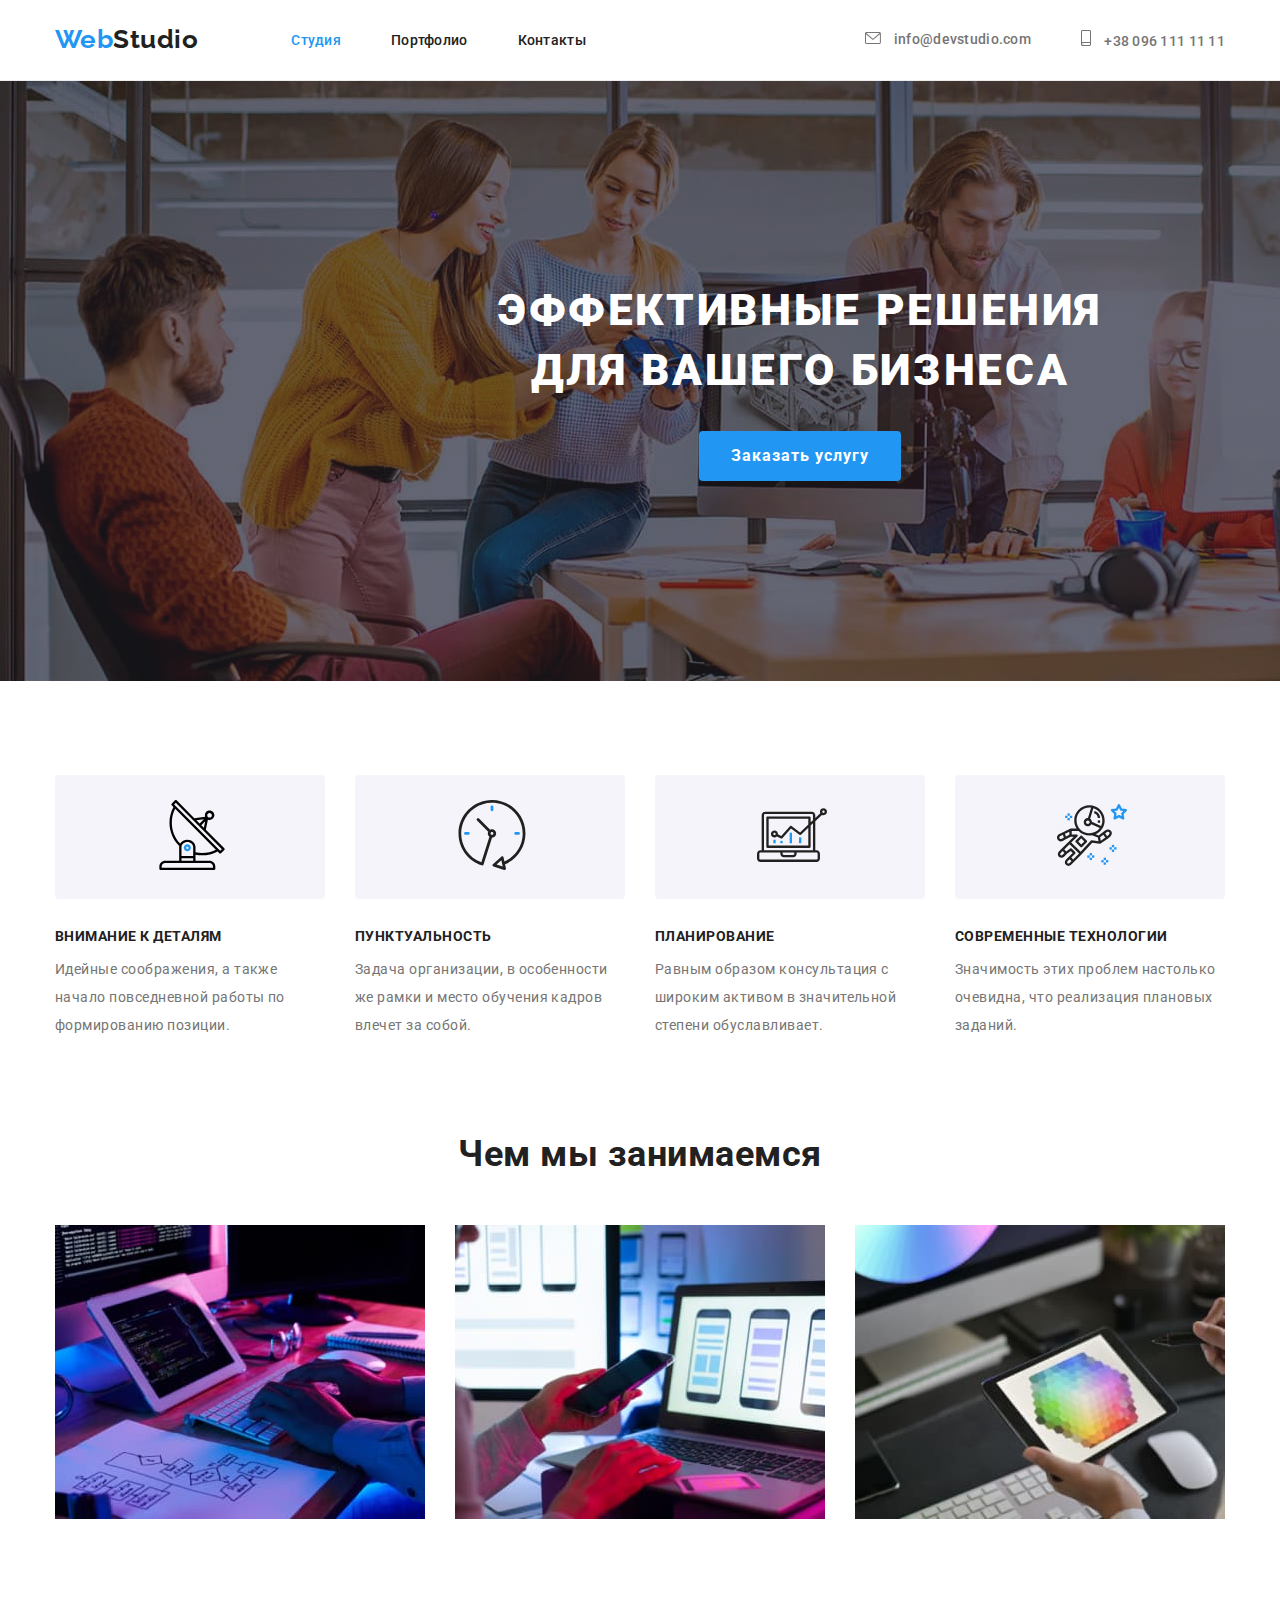
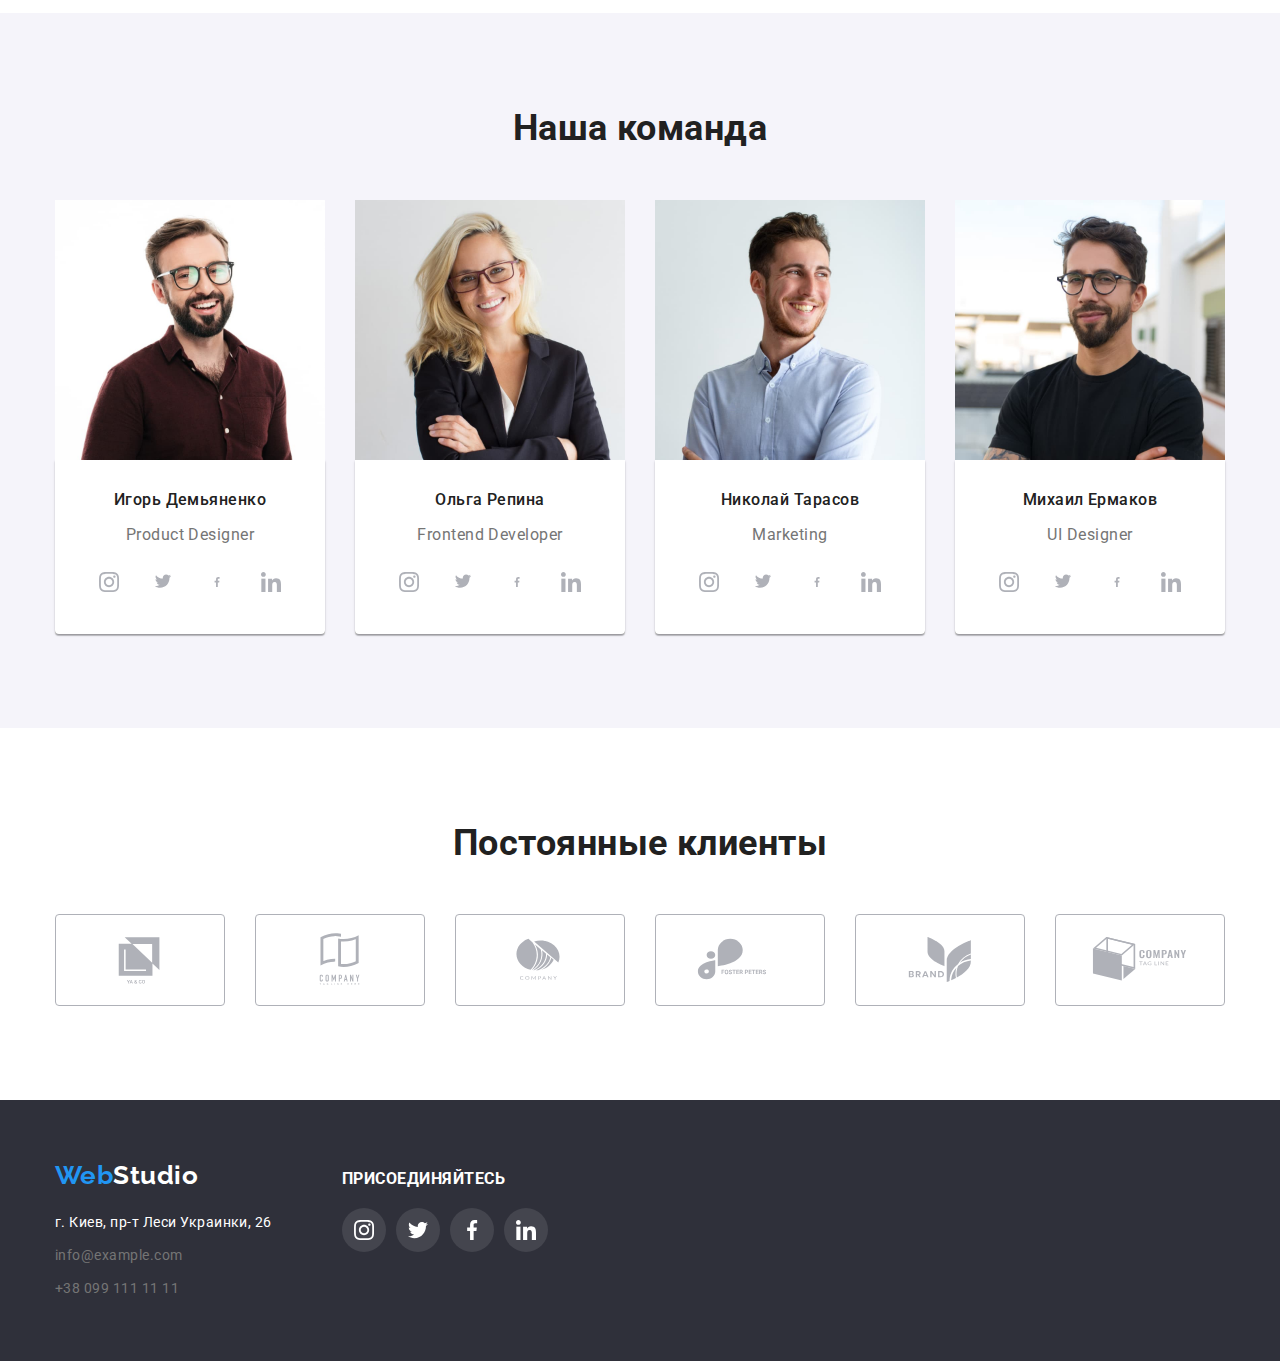
<file: index.html>
<!DOCTYPE html>
<html lang="ru">
  <head>
    <meta charset="UTF-8" />
    <meta http-equiv="X-UA-Compatible" content="IE=edge" />
    <meta name="viewport" content="width=device-width, initial-scale=1.0" />
    <title>Студия</title>
    <link rel="preconnect" href="https://fonts.googleapis.com" />
    <link rel="preconnect" href="https://fonts.gstatic.com" crossorigin />
    <link
      href="https://fonts.googleapis.com/css2?family=Raleway:wght@700&family=Roboto:wght@400;500;700;900&display=swap"
      rel="stylesheet"
    />
    <link
      rel="stylesheet"
      href="https://cdn.jsdelivr.net/npm/modern-normalize@1.1.0/modern-normalize.min.css"
    />
    <link rel="stylesheet" href="./css/styles.css" />
  </head>
  <body class="page">
    <!-- Шапка -->
    <header class="page-header">
      <div class="container header-content">
        <a lang="en" href="./index.html" class="logo"
          >Web<span class="logo-header">Studio</span></a
        >
        <nav class="main-nav">
          <ul class="site-nav">
            <li class="item">
              <a href="./index.html" class="link current">Студия</a>
            </li>
            <li class="item">
              <a href="./portfolio.html" class="link">Портфолио</a>
            </li>
            <li class="item"><a href="" class="link">Контакты</a></li>
          </ul>
        </nav>
        <ul class="contacts list">
          <li class="item">
            <a href="mailto:info@devstudio.com" class="contacts-header">
              <svg class="contacts-header-svg" width="16" height="12">
                <use
                  href="./images/svg/symbol-defs.svg#icon-envelope-hover-1"
                ></use>
              </svg>
              info@devstudio.com</a
            >
          </li>
          <li class="item contacts-link">
            <a href="tel:+380961111111" class="contacts-header">
              <svg class="contacts-header-svg" width="10" height="16">
                <use href="images/svg/symbol-defs.svg#icon-smartphone-1"></use>
              </svg>
              +38 096 111 11 11</a
            >
          </li>
        </ul>
      </div>
    </header>
    <main>
      <section class="section hero">
        <div class="container container-hero">
          <h1 class="hero-title">
            Эффективные решения <br />
            для вашего бизнеса
          </h1>
          <button type="button" class="button primary">Заказать услугу</button>
        </div>
      </section>
      <section class="section section-features">
        <div class="container">
          <h2 class="section-title visually-hidden">Чем мы занимаемся</h2>
          <ul class="features-list">
            <li class="features-list-item">
              <div class="features-icon">
                <svg class="features-icon-image">
                  <use href="./images/svg/symbol-defs.svg#icon-antenna-1"></use>
                </svg>
              </div>
              <h3 class="features-title">Внимание к деталям</h3>
              <p class="features-description">
                Идейные соображения, а также начало повседневной работы по
                формированию позиции.
              </p>
            </li>
            <li class="features-list-item">
              <div class="features-icon">
                <svg class="features-icon-image">
                  <use href="./images/svg/symbol-defs.svg#icon-clock-1"></use>
                </svg>
              </div>
              <h3 class="features-title">Пунктуальность</h3>
              <p class="features-description">
                Задача организации, в особенности же рамки и место обучения
                кадров влечет за собой.
              </p>
            </li>
            <li class="features-list-item">
              <div class="features-icon">
                <svg class="features-icon-image">
                  <use href="./images/svg/symbol-defs.svg#icon-diagram-1"></use>
                </svg>
              </div>
              <h3 class="features-title">Планирование</h3>
              <p class="features-description">
                Равным образом консультация с широким активом в значительной
                степени обуславливает.
              </p>
            </li>
            <li class="features-list-item">
              <div class="features-icon">
                <svg class="features-icon-image">
                  <use
                    href="./images/svg/symbol-defs.svg#icon-astronaut-1"
                  ></use>
                </svg>
              </div>
              <h3 class="features-title">Современные технологии</h3>
              <p class="features-description">
                Значимость этих проблем настолько очевидна, что реализация
                плановых заданий.
              </p>
            </li>
          </ul>
        </div>
      </section>
      <section class="section">
        <div class="container">
          <h2 class="section-title">Чем мы занимаемся</h2>
          <ul class="images-list">
            <li class="images-list-item">
              <img
                src="./images/jpeg/img.jpg"
                alt="Печать на клавиатуре"
                width="370"
                height="294"
              />
            </li>
            <li class="images-list-item">
              <img
                src="./images/jpeg/img(1).jpg"
                alt="Айфон"
                width="370"
                height="294"
              />
            </li>
            <li class="images-list-item">
              <img
                src="./images/jpeg/img(2).jpg"
                alt="Айпад"
                width="370"
                height="294"
              />
            </li>
          </ul>
        </div>
      </section>
      <section class="section section-workers">
        <div class="container">
          <h2 class="section-title">Наша команда</h2>
          <ul class="team-list">
            <li class="team-list-item">
              <img
                src="./images/jpeg/img(3).jpg"
                alt="Фото мужчины"
                width="270"
              />
              <div class="team-item">
                <h3 class="team-title">Игорь Демьяненко</h3>
                <p class="team-description">Product Designer</p>
                <ul class="socials-list">
                  <li class="socials-item">
                    <a class="socials-link" href="">
                      <svg class="socials-description" width="20" height="20">
                        <use
                          href="images/svg/symbol-defs.svg#icon-instagram-2"
                        ></use>
                      </svg>
                    </a>
                  </li>
                  <li class="socials-item">
                    <a class="socials-link" href="">
                      <svg
                        class="socials-description"
                        width="20"
                        height="16.25"
                      >
                        <use
                          href="images/svg/symbol-defs.svg#icon-twitter-1"
                        ></use>
                      </svg>
                    </a>
                  </li>
                  <li class="socials-item">
                    <a class="socials-link" href="">
                      <svg class="socials-description" width="10" height="20">
                        <use
                          href="images/svg/symbol-defs.svg#icon-facebook-1"
                        ></use>
                      </svg>
                    </a>
                  </li>
                  <li class="socials-item">
                    <a class="socials-link" href="">
                      <svg class="socials-description" width="20" height="20">
                        <use
                          href="images/svg/symbol-defs.svg#icon-linkedin-1"
                        ></use>
                      </svg>
                    </a>
                  </li>
                </ul>
              </div>
            </li>
            <li class="team-list-item">
              <img
                src="./images/jpeg/img(4).jpg"
                alt="Фото женщины"
                width="270"
                height="260"
              />
              <div class="team-item">
                <h3 class="team-title">Ольга Репина</h3>
                <p class="team-description">Frontend Developer</p>
                <ul class="socials-list">
                  <li class="socials-item">
                    <a class="socials-link" href="">
                      <svg class="socials-description" width="20" height="20">
                        <use
                          href="images/svg/symbol-defs.svg#icon-instagram-2"
                        ></use>
                      </svg>
                    </a>
                  </li>
                  <li class="socials-item">
                    <a class="socials-link" href="">
                      <svg
                        class="socials-description"
                        width="20"
                        height="16.25"
                      >
                        <use
                          href="images/svg/symbol-defs.svg#icon-twitter-1"
                        ></use>
                      </svg>
                    </a>
                  </li>
                  <li class="socials-item">
                    <a class="socials-link" href="">
                      <svg class="socials-description" width="10" height="20">
                        <use
                          href="images/svg/symbol-defs.svg#icon-facebook-1"
                        ></use>
                      </svg>
                    </a>
                  </li>
                  <li class="socials-item">
                    <a class="socials-link" href="">
                      <svg class="socials-description" width="20" height="20">
                        <use
                          href="images/svg/symbol-defs.svg#icon-linkedin-1"
                        ></use>
                      </svg>
                    </a>
                  </li>
                </ul>
              </div>
            </li>
            <li class="team-list-item">
              <img
                src="./images/jpeg/img(5).jpg"
                alt="Фото мужчины"
                width="270"
              />
              <div class="team-item">
                <h3 class="team-title">Николай Тарасов</h3>
                <p class="team-description">Marketing</p>
                <ul class="socials-list">
                  <li class="socials-item">
                    <a class="socials-link" href="">
                      <svg class="socials-description" width="20" height="20">
                        <use
                          href="images/svg/symbol-defs.svg#icon-instagram-2"
                        ></use>
                      </svg>
                    </a>
                  </li>
                  <li class="socials-item">
                    <a class="socials-link" href="">
                      <svg
                        class="socials-description"
                        width="20"
                        height="16.25"
                      >
                        <use
                          href="images/svg/symbol-defs.svg#icon-twitter-1"
                        ></use>
                      </svg>
                    </a>
                  </li>
                  <li class="socials-item">
                    <a class="socials-link" href="">
                      <svg class="socials-description" width="10" height="20">
                        <use
                          href="images/svg/symbol-defs.svg#icon-facebook-1"
                        ></use>
                      </svg>
                    </a>
                  </li>
                  <li class="socials-item">
                    <a class="socials-link" href="">
                      <svg class="socials-description" width="20" height="20">
                        <use
                          href="images/svg/symbol-defs.svg#icon-linkedin-1"
                        ></use>
                      </svg>
                    </a>
                  </li>
                </ul>
              </div>
            </li>
            <li class="team-list-item">
              <img
                src="./images/jpeg/img(6).jpg"
                alt="Фото мужчины"
                width="270"
              />
              <div class="team-item">
                <h3 class="team-title">Михаил Ермаков</h3>
                <p class="team-description">UI Designer</p>
                <ul class="socials-list">
                  <li class="socials-item">
                    <a class="socials-link" href="">
                      <svg class="socials-description" width="20" height="20">
                        <use
                          href="images/svg/symbol-defs.svg#icon-instagram-2"
                        ></use>
                      </svg>
                    </a>
                  </li>
                  <li class="socials-item">
                    <a class="socials-link" href="">
                      <svg
                        class="socials-description"
                        width="20"
                        height="16.25"
                      >
                        <use
                          href="images/svg/symbol-defs.svg#icon-twitter-1"
                        ></use>
                      </svg>
                    </a>
                  </li>
                  <li class="socials-item">
                    <a class="socials-link" href="">
                      <svg class="socials-description" width="10" height="20">
                        <use
                          href="images/svg/symbol-defs.svg#icon-facebook-1"
                        ></use>
                      </svg>
                    </a>
                  </li>
                  <li class="socials-item">
                    <a class="socials-link" href="">
                      <svg class="socials-description" width="20" height="20">
                        <use
                          href="images/svg/symbol-defs.svg#icon-linkedin-1"
                        ></use>
                      </svg>
                    </a>
                  </li>
                </ul>
              </div>
            </li>
          </ul>
        </div>
      </section>
      <section class="section section-clients">
        <div class="container">
          <h2 class="section-title">Постоянные клиенты</h2>
          <ul class="clients-list">
            <li class="clients-item">
              <svg class="clients-item-logo">
                <use href="./images/svg/symbol-defs.svg#icon-Logo"></use>
              </svg>
            </li>
            <li class="clients-item">
              <svg class="clients-item-logo">
                <use href="./images/svg/symbol-defs.svg#icon-Logo-2"></use>
              </svg>
            </li>
            <li class="clients-item">
              <svg class="clients-item-logo">
                <use href="./images/svg/symbol-defs.svg#icon-Logo-3"></use>
              </svg>
            </li>
            <li class="clients-item">
              <svg class="clients-item-logo">
                <use href="./images/svg/symbol-defs.svg#icon-Logo-4"></use>
              </svg>
            </li>
            <li class="clients-item">
              <svg class="clients-item-logo">
                <use href="./images/svg/symbol-defs.svg#icon-Logo-5"></use>
              </svg>
            </li>
            <li class="clients-item">
              <svg class="clients-item-logo">
                <use href="./images/svg/symbol-defs.svg#icon-Logo-6"></use>
              </svg>
            </li>
          </ul>
        </div>
      </section>
    </main>
    <footer class="page-footer">
      <div class="container footer-container">
        <div class="footer-adress">
          <a lang="en" href="./index.html" class="logo"
            >Web<span class="logo-footer-item">Studio</span></a
          >
          <address>
            <ul class="contacts">
              <li class="contacts-footer-item">
                <a href="" class="contacts-footer">
                  <span class="contacts-adress"
                    >г. Киев, пр-т Леси Украинки, 26</span
                  >
                </a>
              </li>
              <li class="contacts-footer-item">
                <a href="mailto:info@example.com" class="contacts-footer"
                  >info@example.com</a
                >
              </li>
              <li class="contacts-footer-item">
                <a href="tel:+380991111111" class="contacts-footer"
                  >+38 099 111 11 11</a
                >
              </li>
            </ul>
          </address>
        </div>
        <div class="footer-socials">
          <p class="footer-accession">присоединяйтесь</p>
          <ul class="acession-list">
            <li class="acession-list-item">
              <a class="footer-accession-link" href="">
                <svg class="acession-list-icon">
                  <use href="images/svg/symbol-defs.svg#icon-instagram-2"></use>
                </svg>
              </a>
            </li>
            <li class="acession-list-item">
              <a class="footer-accession-link" href="">
                <svg class="acession-list-icon">
                  <use href="images/svg/symbol-defs.svg#icon-twitter-1"></use>
                </svg>
              </a>
            </li>
            <li class="acession-list-item">
              <a class="footer-accession-link" href="">
                <svg class="acession-list-icon">
                  <use href="images/svg/symbol-defs.svg#icon-facebook-1"></use>
                </svg>
              </a>
            </li>
            <li class="acession-list-item">
              <a class="footer-accession-link" href="">
                <svg class="acession-list-icon">
                  <use href="images/svg/symbol-defs.svg#icon-linkedin-1"></use>
                </svg>
              </a>
            </li>
          </ul>
        </div>
      </div>
    </footer>
  </body>
</html>
</file>
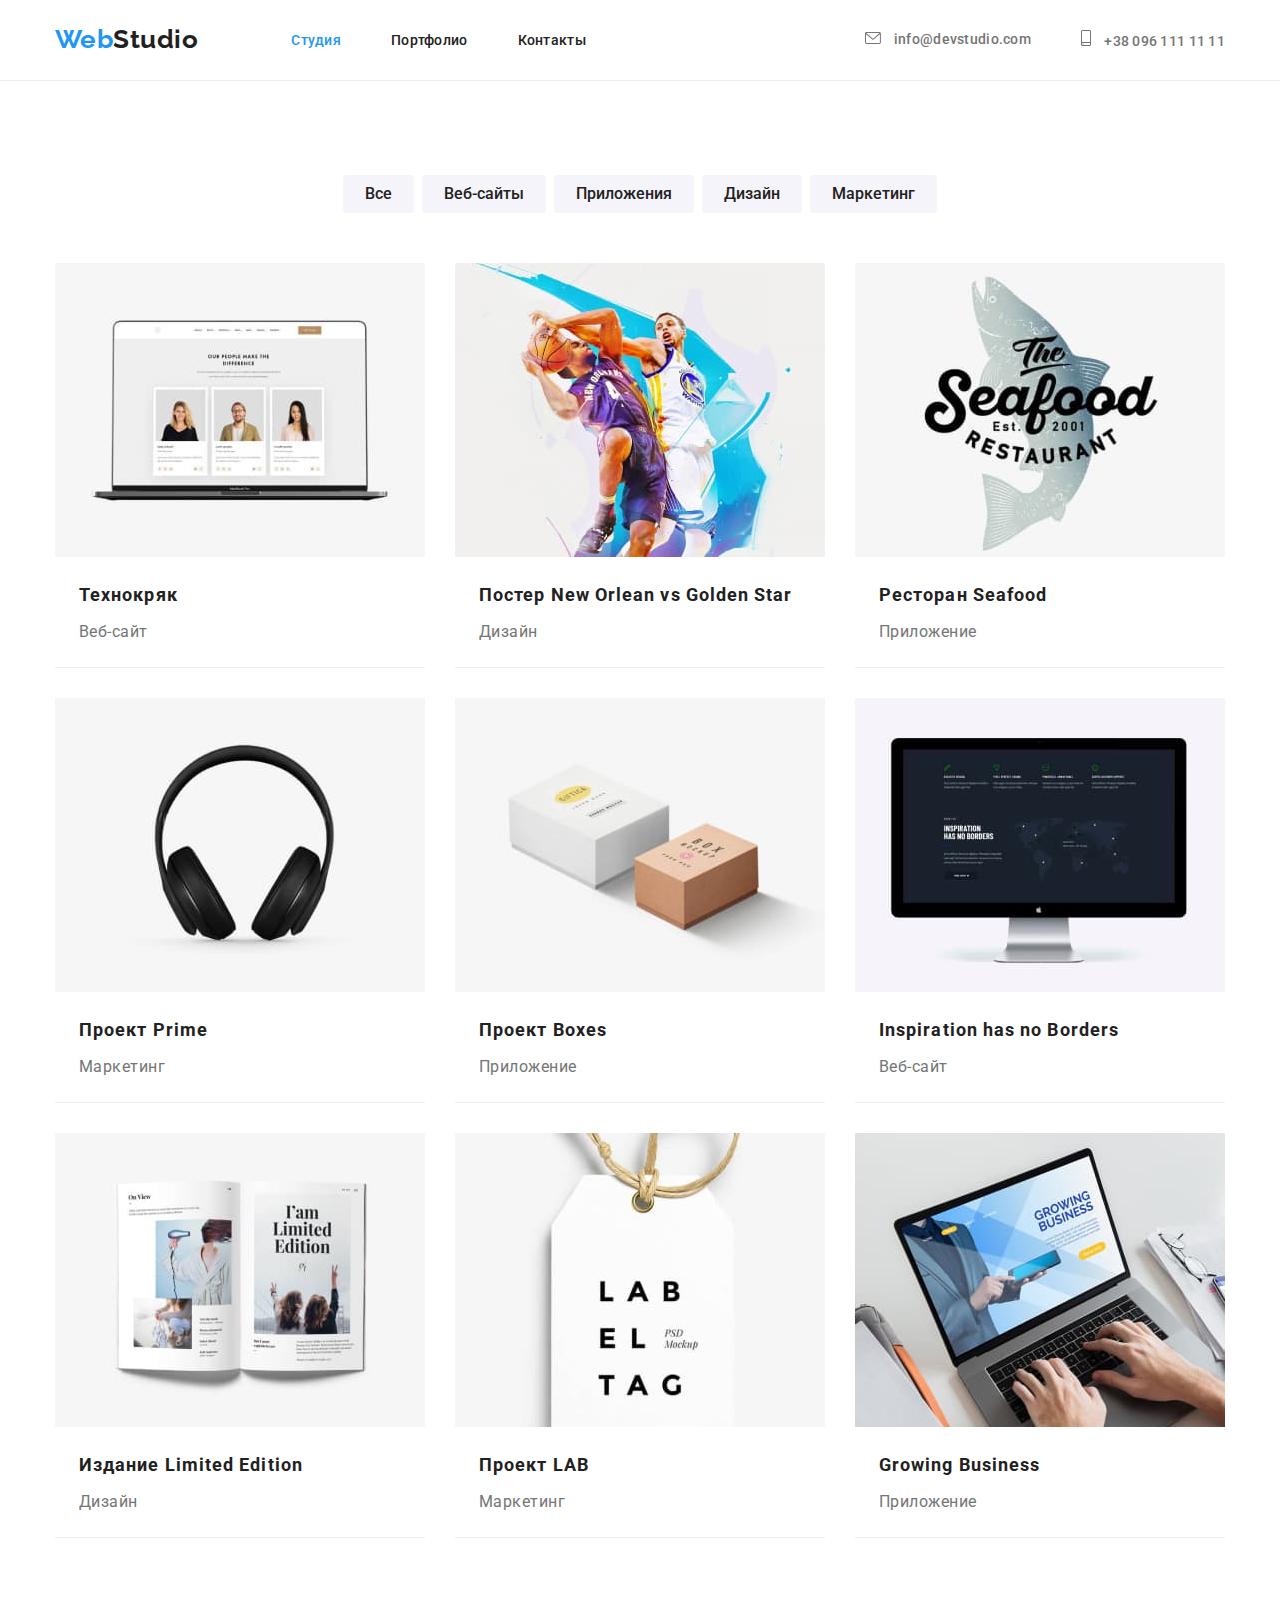
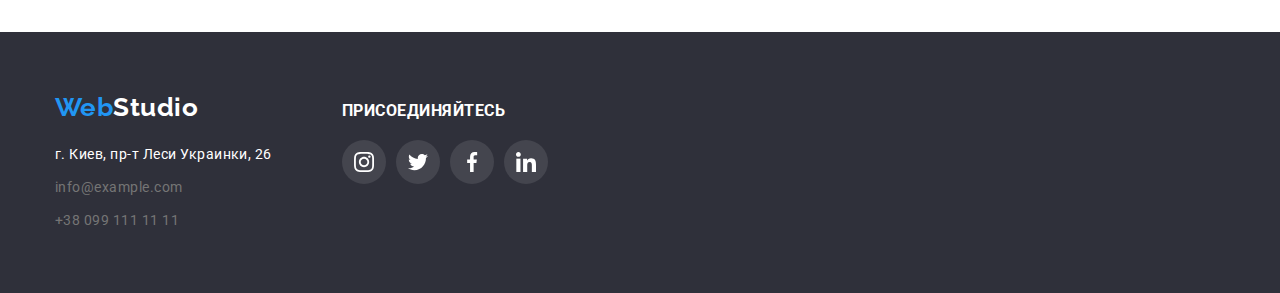
<file: portfolio.html>
<!DOCTYPE html>
<html lang="ru">
  <head>
    <meta charset="UTF-8" />
    <meta http-equiv="X-UA-Compatible" content="IE=edge" />
    <meta name="viewport" content="width=device-width, initial-scale=1.0" />
    <title>Портфолио</title>
    <link rel="preconnect" href="https://fonts.googleapis.com" />
    <link rel="preconnect" href="https://fonts.gstatic.com" crossorigin />
    <link
      href="https://fonts.googleapis.com/css2?family=Raleway:wght@700&family=Roboto:wght@400;500;700;900&display=swap"
      rel="stylesheet"
    />
    <link
      rel="stylesheet"
      href="https://cdn.jsdelivr.net/npm/modern-normalize@1.1.0/modern-normalize.min.css"
    />
    <link rel="stylesheet" href="./css/styles.css" />
  </head>

  <body class="page">
    <!-- Шапка -->
    <header class="page-header">
      <div class="container header-content">
        <a lang="en" href="./index.html" class="logo"
          >Web<span class="logo-header">Studio</span></a
        >
        <nav class="main-nav">
          <ul class="site-nav">
            <li class="item">
              <a href="./index.html" class="link current">Студия</a>
            </li>
            <li class="item">
              <a href="./portfolio.html" class="link">Портфолио</a>
            </li>
            <li class="item"><a href="" class="link">Контакты</a></li>
          </ul>
        </nav>
        <ul class="contacts list">
          <li class="item">
            <a href="mailto:info@devstudio.com" class="contacts-header">
              <svg class="contacts-header-svg" width="16" height="12">
                <use
                  href="./images/svg/symbol-defs.svg#icon-envelope-hover-1"
                ></use>
              </svg>
              info@devstudio.com</a
            >
          </li>
          <li class="item contacts-link">
            <a href="tel:+380961111111" class="contacts-header">
              <svg class="contacts-header-svg" width="10" height="16">
                <use href="images/svg/symbol-defs.svg#icon-smartphone-1"></use>
              </svg>
              +38 096 111 11 11</a
            >
          </li>
        </ul>
      </div>
    </header>
    <main>
      <section class="section">
        <div class="container">
          <h1 class="section-title visually-hidden">Наши проекты</h1>
          <ul class="button-filter">
            <li class="button-filter-item">
              <button type="button" class="button secondary">Все</button>
            </li>
            <li class="button-filter-item">
              <button type="button" class="button secondary">Веб-сайты</button>
            </li>
            <li class="button-filter-item">
              <button type="button" class="button secondary">Приложения</button>
            </li>
            <li class="button-filter-item">
              <button type="button" class="button secondary">Дизайн</button>
            </li>
            <li class="button-filter-item">
              <button type="button" class="button secondary">Маркетинг</button>
            </li>
          </ul>
          <ul class="section-list">
            <li class="section-item">
              <a href="" class="section-link">
                <img
                  class="card-image"
                  src="./images/jpeg/img0.jpg"
                  alt="Ноутбук"
                  width="370"
                />
                <div class="container-description">
                  <h2 class="section-link-title">Технокряк</h2>
                  <p class="description-meaning">Веб-сайт</p>
                </div>
              </a>
            </li>
            <li class="section-item">
              <a href="" class="section-link">
                <img
                  class="card-image"
                  src="./images/jpeg/img1.jpg"
                  alt="Постер баскетбол"
                  width="370"
                />
                <div class="container-description">
                  <h2 class="section-link-title">
                    Постер New Orlean vs Golden Star
                  </h2>
                  <p class="description-meaning">Дизайн</p>
                </div>
              </a>
            </li>
            <li class="section-item">
              <a href="" class="section-link">
                <img
                  class="card-image"
                  src="./images/jpeg/img2.jpg"
                  alt="Логотип ресторана"
                  width="370"
                />
                <div class="container-description">
                  <h2 class="section-link-title">Ресторан Seafood</h2>
                  <p class="description-meaning">Приложение</p>
                </div>
              </a>
            </li>
            <li class="section-item">
              <a href="" class="section-link">
                <img
                  class="card-image"
                  src="./images/jpeg/img3.jpg"
                  alt="Наушники"
                  width="370"
                />
                <div class="container-description">
                  <h2 class="section-link-title">Проект Prime</h2>
                  <p class="description-meaning">Маркетинг</p>
                </div>
              </a>
            </li>
            <li class="section-item">
              <a href="" class="section-link">
                <img
                  class="card-image"
                  src="./images/jpeg/img4.jpg"
                  alt="Коробки"
                  width="370"
                />
                <div class="container-description">
                  <h2 class="section-link-title">Проект Boxes</h2>
                  <p class="description-meaning">Приложение</p>
                </div>
              </a>
            </li>
            <li class="section-item">
              <a href="" class="section-link">
                <img
                  class="card-image"
                  src="./images/jpeg/img5.jpg"
                  alt="Компьютер"
                  width="370"
                />
                <div class="container-description">
                  <h2 lang="en" class="section-link-title">
                    Inspiration has no Borders
                  </h2>
                  <p class="description-meaning">Веб-сайт</p>
                </div>
              </a>
            </li>
            <li class="section-item">
              <a href="" class="section-link">
                <img
                  class="card-image"
                  src="./images/jpeg/img6.jpg"
                  alt="Журнал"
                  width="370"
                />
                <div class="container-description">
                  <h2 class="section-link-title">Издание Limited Edition</h2>
                  <p class="description-meaning">Дизайн</p>
                </div>
              </a>
            </li>
            <li class="section-item">
              <a href="" class="section-link">
                <img
                  class="card-image"
                  src="./images/jpeg/img7.jpg"
                  alt="Табличка"
                  width="370"
                />
                <div class="container-description">
                  <h2 class="section-link-title">Проект LAB</h2>
                  <p class="description-meaning">Маркетинг</p>
                </div>
              </a>
            </li>
            <li class="section-item">
              <a href="" class="section-link">
                <img
                  class="card-image"
                  src="./images/jpeg/img8.jpg"
                  alt="Ноутбук"
                />
                <div class="container-description">
                  <h2 lang="en" class="section-link-title">Growing Business</h2>
                  <p class="description-meaning">Приложение</p>
                </div>
              </a>
            </li>
          </ul>
        </div>
      </section>
    </main>
    <footer class="page-footer">
      <div class="container footer-container">
        <div class="footer-adress">
          <a lang="en" href="./index.html" class="logo"
            >Web<span class="logo-footer-item">Studio</span></a
          >
          <address>
            <ul class="contacts">
              <li class="contacts-footer-item">
                <a href="" class="contacts-footer">
                  <span class="contacts-adress"
                    >г. Киев, пр-т Леси Украинки, 26</span
                  >
                </a>
              </li>
              <li class="contacts-footer-item">
                <a href="mailto:info@example.com" class="contacts-footer"
                  >info@example.com</a
                >
              </li>
              <li class="contacts-footer-item">
                <a href="tel:+380991111111" class="contacts-footer"
                  >+38 099 111 11 11</a
                >
              </li>
            </ul>
          </address>
        </div>
        <div class="footer-socials">
          <p class="footer-accession">присоединяйтесь</p>
          <ul class="acession-list">
            <li class="acession-list-item">
              <a class="footer-accession-link" href="">
                <svg class="acession-list-icon">
                  <use href="images/svg/symbol-defs.svg#icon-instagram-2"></use>
                </svg>
              </a>
            </li>
            <li class="acession-list-item">
              <a class="footer-accession-link" href="">
                <svg class="acession-list-icon">
                  <use href="images/svg/symbol-defs.svg#icon-twitter-1"></use>
                </svg>
              </a>
            </li>
            <li class="acession-list-item">
              <a class="footer-accession-link" href="">
                <svg class="acession-list-icon">
                  <use href="images/svg/symbol-defs.svg#icon-facebook-1"></use>
                </svg>
              </a>
            </li>
            <li class="acession-list-item">
              <a class="footer-accession-link" href="">
                <svg class="acession-list-icon">
                  <use href="images/svg/symbol-defs.svg#icon-linkedin-1"></use>
                </svg>
              </a>
            </li>
          </ul>
        </div>
      </div>
    </footer>
  </body>
</html>
</file>
<file: css/styles.css>
/* цвет основного текста #212121 */
/* цвет вторичного текста #757575 */
/* акцент #2196F3 */
/* белый #FFFFFF */
/* цвет фона основной #E5E5E5 */
/* цвет фона вторичный #FFFFFF #2F303A */

:root {
  /* Цвет текста */
  --primary-text-color: #212121;
  --secondary-text-color: #757575;
  --acent-color: #2196f3;
  --primary-white-color: #ffffff;
  /* Цвет фона */
  --primary-bg-color: #e5e5e5;
  --secondary-bg-color: #2f303a;
  --additional-bg-color: #f5f4fa;
  --gradient-color: rgba(47, 48, 58, 0.4);
  /* Цвет кнопок */
  --button-bg-color: #f5f4fa;
  --primary-btn-color: #212121;
  --btn-white-color: #ffffff;
  --btn-acent-color: #2196f3;
  /* Текст */
  --main-font: Roboto, sans-serif;
  --logo-font: Raleway, sans-serif;
  /* цвет иконок */
  --icon-color: #afb1b8;
  --acession-bg-color: rgba(255, 255, 255, 0.1);
}
*,
*::before,
*::after {
  box-sizing: border-box;
}
body {
  color: var(--primary-text-color);
  font-family: var(--main-font);
  letter-spacing: 0.03em;
}
/* Утилиты */
ul {
  list-style: none;
  margin: 0;
  padding: 0;
}
h1,
h2,
h3,
h4,
h5,
h6,
p {
  margin-top: 0;
}
img {
  display: block;
  max-width: 100%;
}
.container {
  width: 1200px;
  padding: 0 15px;
  margin: 0 auto;
  /* outline: 1px solid red; */
}
.visually-hidden {
  position: fixed;
  transform: scale(0);
}
.section {
  padding-top: 94px;
  padding-bottom: 94px;
}
/* Header */
.header-content {
  display: flex;
  align-items: center;
}
.page-header {
  background-color: var(--primary-white-color);
  border-bottom: 1px solid #ececec;
}

.main-nav {
  display: flex;
}

.logo {
  color: var(--acent-color);
  font-family: var(--logo-font);
  font-weight: bold;
  font-size: 26px;
  line-height: 1.2;
  text-decoration: none;
}
.logo:hover,
.logo:focus {
  color: var(--acent-color);
}
.logo-header {
  color: var(--primary-text-color);
}
/* Navigation */
.site-nav {
  display: flex;
  margin-left: 93px;
}
.site-nav .item {
  margin-right: 50px;
  padding: 32px 0;
}
.site-nav .item:last-child {
  margin-right: 0;
}
.site-nav .link {
  display: block;

  color: var(--primary-text-color);
  font-weight: 500;
  font-size: 14px;
  line-height: 1.15;
  letter-spacing: 0.02em;
  text-decoration: none;
}
.site-nav .link:hover,
.site-nav .link:focus {
  color: var(--acent-color);
}
.site-nav .link.current {
  color: var(--acent-color);
}
/* Сontacts */
.contacts.list {
  display: flex;
  margin-left: auto;
}
.contacts .item + .item {
  margin-left: 50px;
}
.contacts a {
  color: var(--secondary-text-color);
  text-decoration: none;
}
.contacts a:hover,
.contacts a:focus {
  color: var(--acent-color);
  fill: var(--acent-color);
}
.contacts-header {
  font-weight: 500;
  font-size: 14px;
  line-height: 1.15;
  letter-spacing: 0.02em;
}
.contacts-header-svg {
  margin-right: 10px;
  fill: var(--secondary-text-color);
}
.contacts-header-svg:hover,
.contacts-header-svg:focus {
  fill: var(--acent-color);
}

/* Hero */
.hero {
  padding: 200px 0;
  background-color: var(--secondary-bg-color);
  text-align: center;
  width: 1600px;
  margin-left: auto;
  margin-right: auto;
  background-image: linear-gradient(
      var(--gradient-color),
      var(--gradient-color)
    ),
    url(../images/jpeg/Imgbg\(1\).jpg);
  background-repeat: no-repeat;
  background-position: center;
}

.hero-title {
  margin-bottom: 30px;
  color: var(--primary-white-color);
  font-weight: 900;
  font-size: 44px;
  line-height: 1.36;
  text-align: center;
  letter-spacing: 0.06em;
  text-transform: uppercase;
}
/* What we do */
.section-features {
  padding-bottom: 0;
}
.features-list {
  display: flex;
}
.features-icon {
  display: block;
  padding: 25px 102px;
  margin-bottom: 30px;
  background-color: var(--additional-bg-color);
  border-radius: 4px;
}
.features-icon-image {
  width: 70px;
  height: 70px;
}
.features-list-item {
  width: 270px;
  margin-right: 30px;
  margin-bottom: 0;
}

.features-list-item:nth-child(4n) {
  margin-right: 0;
}

.section-title {
  margin-bottom: 50px;
  color: var(--primary-text-color);
  font-weight: bold;
  font-size: 36px;
  line-height: 1.17;
  text-align: center;
}
.features-title {
  margin-bottom: 10px;
  color: var(--primary-text-color);
  font-weight: bold;
  font-size: 14px;
  line-height: 1.14;
  text-transform: uppercase;
}
.features-description {
  margin-bottom: 0;
  line-height: 2;
  font-size: 14px;
  color: var(--secondary-text-color);
}
/* Images */
.images-list {
  display: flex;
}
.images-list-item {
  margin-right: 30px;
}
.images-list-item:nth-child(3n) {
  margin-right: 0;
}
/* Team */
.section-workers {
  background-color: var(--additional-bg-color);
}
.team-list {
  display: flex;
}

.team-list-item {
  width: 270px;
  margin-right: 30px;
  background-color: var(--primary-white-color);
  text-align: center;
}

.team-list-item:nth-child(4n) {
  margin-right: 0;
}
.team-item {
  padding-top: 30px;
  padding-bottom: 30px;
  box-shadow: 0px 1px 3px rgba(0, 0, 0, 0.12), 0px 1px 1px rgba(0, 0, 0, 0.14),
    0px 2px 1px rgba(0, 0, 0, 0.2);
  border-radius: 0px 0px 4px 4px;
}

.team-title {
  margin-bottom: 10px;

  color: var(--primary-text-color);
  font-weight: 500;
  font-size: 16px;
  line-height: 1.19;
}
.team-description {
  margin: 16px;
  color: var(--secondary-text-color);
  font-size: 16px;
  line-height: 1.19;
}
.socials-list {
  display: flex;
  justify-content: center;
}
.socials-item:not(:last-child) {
  margin-right: 10px;
}
.socials-link {
  width: 44px;
  height: 44px;
  display: flex;
  justify-content: center;
  align-items: center;
  border-radius: 50%;
}
.socials-link:hover,
.socials-link:focus {
  background-color: var(--acent-color);
}
.socials-description {
  fill: var(--icon-color);
}
.socials-link:hover .socials-description,
.socials-link:focus .socials-description {
  fill: var(--primary-white-color);
}
/* Секция клиенты */
.clients-list {
  display: flex;
}

.clients-item {
  display: flex;
  justify-content: center;
  align-items: center;

  width: 170px;
  height: 92px;
  margin-right: 30px;

  fill: var(--icon-color);
  border: 1px solid var(--icon-color);
  border-radius: 4px;
}

.clients-item:nth-child(6n) {
  margin-right: 0;
}

.clients-item:hover,
.clients-item:focus {
  border-color: var(--acent-color);
  cursor: pointer;
}

.clients-item:hover .clients-item-logo,
.clients-item:focus .clients-item-logo {
  fill: var(--acent-color);
}

.clients-item-logo {
  width: 106px;
  height: 60px;
}

/* Footer */
.page-footer {
  background-color: var(--secondary-bg-color);
  padding: 60px 0;
}
.footer-container {
  display: flex;
  align-items: baseline;
}
.acession-list {
  display: flex;
}

.footer-accession {
  margin-bottom: 20px;
  font-weight: 700;
  text-transform: uppercase;
  color: var(--primary-white-color);
  line-height: 1.17;
}

.footer-socials {
  margin-left: 70px;
}
.footer-accession-link {
  width: 44px;
  height: 44px;
  display: flex;
  justify-content: center;
  align-items: center;

  background-color: var(--acession-bg-color);
  border-radius: 50%;
}

.footer-accession-link:hover,
.footer-accession-link:focus {
  background-color: var(--acent-color);
}

.acession-list-icon {
  width: 20px;
  height: 20px;
  fill: var(--primary-white-color);
}

.acession-list-item {
  margin-right: 10px;
}
.acession-list-item:nth-child(4n) {
  margin-right: 0;
}

.page-footer .logo {
  margin-bottom: 20px;
  display: block;
}
.logo-footer-item {
  color: var(--primary-white-color);
}
.contacts-adress {
  color: var(--primary-white-color);
}
.contacts-footer {
  display: block;
  color: rgba(255, 255, 255, 0.6);
  font-style: normal;
  font-size: 14px;
  line-height: 1.71;
}

.contacts-footer-item {
  margin-bottom: 9px;
}
.contacts-footer-item:last-child {
  margin-bottom: 0px;
}
/* Button */

.button {
  border: 1px solid transparent;
  color: var(--primary-btn-color);
  background-color: var(--button-bg-color);
  font-family: inherit;
  cursor: pointer;
  font-size: 16px;
  text-decoration: none;
  border: none;
}
.button.primary {
  border-radius: 4px;
  padding: 10px 32px;

  color: var(--btn-white-color);
  background-color: var(--btn-acent-color);
  font-weight: bold;
  line-height: 1.89;
  text-align: center;
  letter-spacing: 0.06em;
}

.button.secondary {
  border-radius: 4px;
  padding: 6px 22px;

  font-weight: 500;
  line-height: 1.62;
  letter-spacing: 0, 03em;
}
.button.secondary:hover,
.button.secondary:focus {
  color: var(--btn-white-color);
  background-color: var(--btn-acent-color);
  box-shadow: 0px 3px 1px rgba(0, 0, 0, 0.1), 0px 1px 2px rgba(0, 0, 0, 0.08),
    0px 2px 2px rgba(0, 0, 0, 0.12);
}

.button-filter {
  display: flex;
  justify-content: center;

  margin-bottom: 50px;
}
.button-filter-item {
  margin-right: 8px;
}

.button-filter-item:nth-child(5n) {
  margin-right: 0;
}

/* Portfolio main*/
.section-list {
  display: flex;
  flex-wrap: wrap;
}
.section-item {
  width: calc((100% - 60px) / 3);
  margin-right: 30px;
  margin-bottom: 30px;
  border-bottom: 1px solid #eeeeee;
}
.section-item:nth-child(3n) {
  margin-right: 0;
}
.section-item:nth-last-child(-n + 3) {
  margin-bottom: 0;
}
.section-item:hover,
.section-item:focus {
  box-shadow: 0px 1px 1px rgba(0, 0, 0, 0.12), 0px 4px 4px rgba(0, 0, 0, 0.06),
    1px 4px 6px rgba(0, 0, 0, 0.16);
}
.section-link {
  text-decoration: none;
}
.section-link-title {
  margin-bottom: 4px;
  color: var(--primary-text-color);
  font-weight: 700;
  font-size: 18px;
  line-height: 36px;
  letter-spacing: 0.06em;
}

.container-description {
  padding: 20px 24px 20px 24px;
  background: var(--primary-white-color);
}
.description-meaning {
  margin-bottom: 0px;
  color: var(--secondary-text-color);
  font-size: 16px;
  line-height: 1.87;
}
</file>
